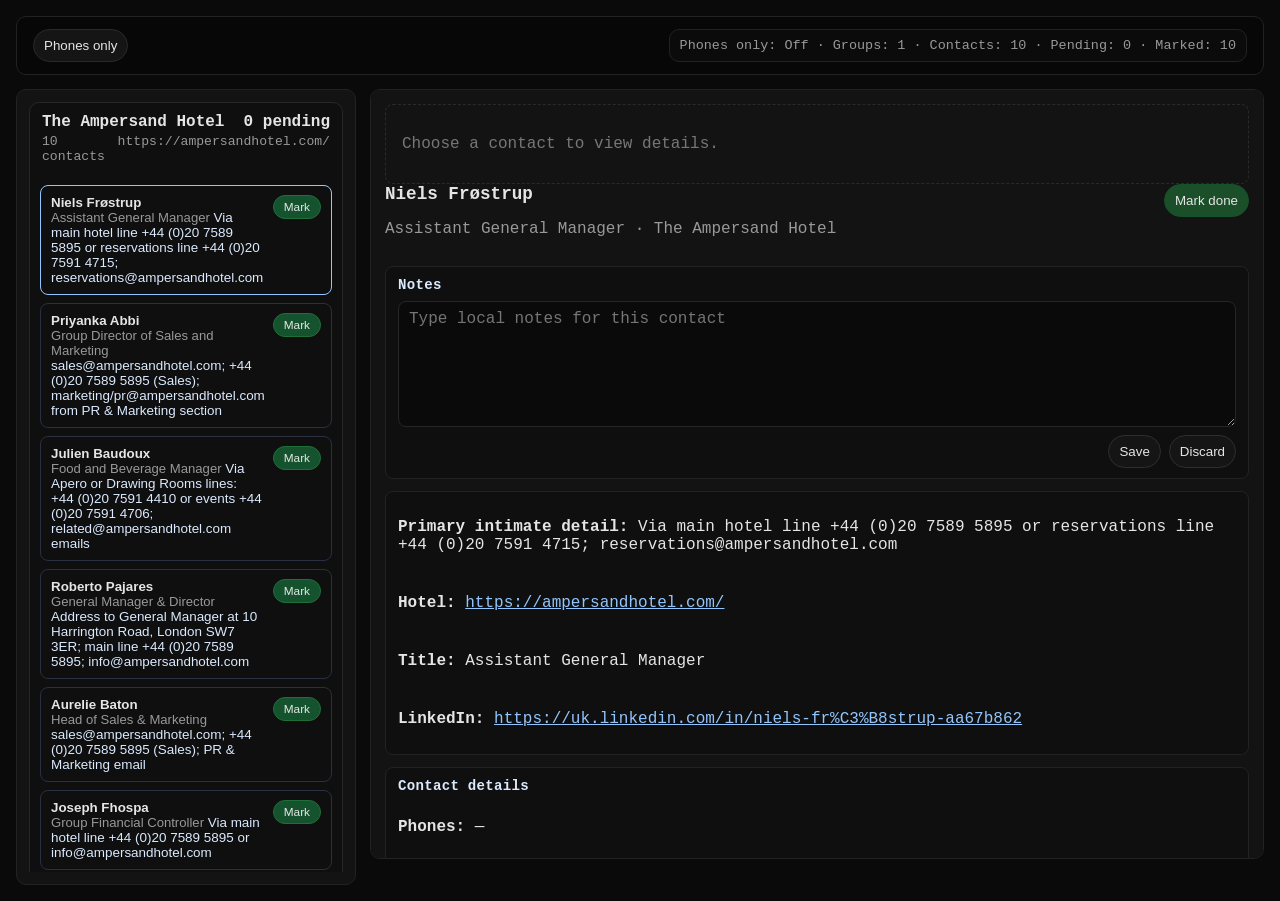
<file: FEs/index.html>
<!doctype html>
<html lang="en">
<head>
  <meta charset="UTF-8" />
  <meta name="viewport" content="width=device-width, initial-scale=1.0" />
  <title>CRM Front-End Preview</title>
  <link rel="stylesheet" href="styles.css" />
</head>
<body>
  <main class="crm-shell">
    <header class="app-header">
      <button id="phoneOnlyBtn" type="button" class="ghost-btn phone-filter-btn" aria-pressed="false">Phones only</button>
      <p id="summaryText" class="pill">Loading local JSON source…</p>
    </header>

    <section class="layout">
      <aside class="panel left-panel">
        <div id="hotelsRoot" class="hotels-list" aria-live="polite"></div>
      </aside>

      <section class="panel right-panel">
        <div id="emptyState" class="empty-state">
          Choose a contact to view details.
        </div>

        <article id="contactPanel" class="contact-panel hidden">
          <header class="contact-header">
            <div class="title-block">
              <h2 id="contactName">—</h2>
              <p id="contactMeta" class="muted">—</p>
            </div>
            <button id="markContactBtn" type="button" class="ghost-btn">Mark done</button>
          </header>

          <section class="contact-block">
            <h3>Notes</h3>
            <textarea id="notesText" rows="6" placeholder="Type local notes for this contact"></textarea>
            <div class="notes-actions">
              <button id="notesSaveBtn" type="button" class="ghost-btn">Save</button>
              <button id="notesDiscardBtn" type="button" class="ghost-btn">Discard</button>
            </div>
          </section>

          <section class="contact-block">
            <p><strong>Primary intimate detail:</strong> <span id="primaryHandle" class="copy"></span></p>
            <p><strong>Hotel:</strong> <a id="contactHotel" href="#" target="_blank" rel="noopener noreferrer">—</a></p>
            <p><strong>Title:</strong> <span id="contactTitle">—</span></p>
            <p>
              <strong>LinkedIn:</strong>
              <a id="linkedinLink" href="#" target="_blank" rel="noopener noreferrer">not set</a>
            </p>
          </section>

          <section class="contact-block">
            <h3>Contact details</h3>
            <p><strong>Phones:</strong> <span id="phones">—</span></p>
            <p><strong>Emails:</strong> <span id="emails">—</span></p>
            <p><strong>Other contact detail:</strong> <span id="otherDetail">—</span></p>
          </section>

          <section class="contact-block">
            <h3>Enrichment (pretty)</h3>
            <p><strong>Fit reason:</strong> <span id="fitReason">—</span></p>
            <p><strong>Evidence summary:</strong> <span id="evidenceSummary">—</span></p>
            <div id="evidenceListWrapper">
              <p class="muted">Evidence:</p>
              <ul id="evidenceList"></ul>
            </div>
          </section>

          <section class="contact-block">
            <h3>Source payload</h3>
            <pre id="sourcePayload"></pre>
          </section>
        </article>
      </section>
    </section>
  </main>

  <script src="script.js"></script>
</body>
</html>
</file>
<file: FEs/styles.css>
:root {
  --bg: #0a0a0a;
  --panel: #131313;
  --panel-soft: #0f0f0f;
  --line: #222;
  --text: #e5e5e5;
  --muted: #999;
  --accent: #93c5fd;
  --accent-soft: #dbeafe;
  --yes: #14532d;
  --no: #7f1d1d;
}

*,
*::before,
*::after {
  box-sizing: border-box;
}

html,
body {
  margin: 0;
  min-height: 100%;
}

body {
  font-family: ui-monospace, SFMono-Regular, Menlo, Monaco, Consolas, monospace;
  color: var(--text);
  background: var(--bg);
}

.crm-shell {
  min-height: 100vh;
  width: min(1300px, 100vw);
  margin: 0 auto;
  padding: 16px;
  display: grid;
  gap: 14px;
}

.app-header {
  display: flex;
  justify-content: space-between;
  align-items: center;
  gap: 8px;
  border: 1px solid var(--line);
  border-radius: 10px;
  padding: 12px 16px;
  background: #070707;
}

.app-header p {
  margin: 0;
  color: var(--muted);
  font-size: 0.84rem;
}

.pill {
  border: 1px solid var(--line);
  background: #0b0b0b;
  padding: 8px 10px;
  border-radius: 10px;
}

.ghost-btn {
  border: 1px solid #2a2a2a;
  background: #151515;
  color: var(--text);
  border-radius: 999px;
  padding: 8px 10px;
  cursor: pointer;
  color: var(--text);
}

.phone-filter-btn.active {
  border-color: var(--yes);
  background: #1b3d25;
}

.contact-header .ghost-btn,
.notes-actions .ghost-btn {
  border-color: #2f2f2f;
}

.mark-btn-done {
  border-color: var(--yes) !important;
  background: #1a4f29 !important;
}

.mark-btn-undo {
  border-color: var(--no) !important;
  background: #6a2020 !important;
}

.layout {
  display: grid;
  grid-template-columns: 340px 1fr;
  gap: 14px;
  min-height: 0;
}

.panel {
  border: 1px solid var(--line);
  border-radius: 10px;
  background: var(--panel);
  min-height: 0;
  overflow: hidden;
}

.left-panel {
  padding: 12px;
}

.hotels-list {
  display: grid;
  gap: 12px;
  overflow: auto;
  max-height: calc(100vh - 130px);
}

.hotel-block {
  border: 1px solid #272727;
  border-radius: 10px;
  background: var(--panel-soft);
}

.hotel-block summary {
  list-style: none;
  cursor: pointer;
  padding: 10px 12px;
  display: grid;
  gap: 3px;
  border-bottom: 1px solid transparent;
}

.hotel-block summary::-webkit-details-marker {
  display: none;
}

.hotel-title {
  color: var(--text);
  font-weight: 600;
  display: flex;
  justify-content: space-between;
  gap: 12px;
}

.hotel-meta {
  display: flex;
  justify-content: space-between;
  color: var(--muted);
  font-size: 0.82rem;
}

.contact-list {
  display: grid;
  gap: 8px;
  padding: 10px;
}

.contact-row {
  width: 100%;
  display: grid;
  grid-template-columns: 1fr auto;
  gap: 10px;
  border: 1px solid #2a2f42;
  border-radius: 8px;
  padding: 9px 10px;
  text-align: left;
  background: #0f0f0f;
  color: inherit;
  cursor: pointer;
}

.contact-row + .contact-row {
  margin-top: 0;
}

.contact-row:hover {
  border-color: #3a3a3a;
}

.contact-main {
  min-width: 0;
}

.contact-name {
  display: block;
  font-weight: 600;
}

.contact-title-text {
  color: var(--muted);
  font-size: 0.82rem;
}

.contact-handle {
  color: var(--accent-soft);
  font-size: 0.84rem;
  margin-top: 3px;
}

.contact-row button {
  align-self: start;
  padding: 4px 10px;
  border: 1px solid #2f2f2f;
  border-radius: 999px;
  background: var(--no);
  color: var(--text);
  font-size: 0.74rem;
  cursor: pointer;
}

.contact-row button.mark-pending {
  background: var(--yes);
  border-color: #1f6f3a;
}

.contact-row button.mark-done {
  background: var(--no);
  border-color: #9b2c2c;
}

.empty-state {
  color: #777;
  border: 1px dashed #2a2a2a;
  border-radius: 8px;
  padding: 30px 16px;
}

.contact-panel {
  display: grid;
  gap: 12px;
}

.contact-header {
  display: flex;
  justify-content: space-between;
  gap: 12px;
  align-items: flex-start;
}

.title-block h2 {
  margin: 0;
  font-size: 1.1rem;
}

.contact-row + .contact-row {
  margin-top: 0;
}

.contact-row.selected {
  opacity: 0.55;
}

.contact-row.selected .contact-name {
  text-decoration: line-through;
}

.right-panel {
  padding: 14px;
  overflow: auto;
  max-height: calc(100vh - 130px);
}

.contact-panel {
  display: grid;
  gap: 12px;
}

.contact-block {
  border: 1px solid #222222;
  border-radius: 8px;
  padding: 10px 12px;
  display: grid;
  gap: 8px;
  background: #0f0f0f;
}

.contact-block h3 {
  margin: 0;
  font-size: 0.88rem;
  color: var(--accent-soft);
  letter-spacing: 0.02em;
}

#notesText {
  width: 100%;
  min-height: 110px;
  resize: vertical;
  border: 1px solid #262626;
  border-radius: 8px;
  background: #0a0a0a;
  color: var(--text);
  padding: 8px 10px;
  font: inherit;
}

.notes-actions {
  display: flex;
  justify-content: flex-end;
  gap: 8px;
}

.contact-row.active {
  border-color: var(--accent);
}
.muted {
  color: var(--muted);
}

#evidenceList {
  margin: 4px 0 0;
  padding-left: 20px;
}

#sourcePayload {
  margin: 0;
  padding: 10px;
  background: #0b0d15;
  border: 1px solid #252a40;
  border-radius: 8px;
  color: #d4dbf6;
  font-family: ui-monospace, Menlo, Monaco, Consolas, "Liberation Mono", "Courier New", monospace;
  max-height: 260px;
  overflow: auto;
  font-size: 0.83rem;
}

a,
a:visited {
  color: var(--accent);
}

.copy {
  color: var(--text);
}

@media (max-width: 1020px) {
  .layout {
    grid-template-columns: 1fr;
  }

  .right-panel,
  .left-panel {
    max-height: none;
  }
}
</file>
